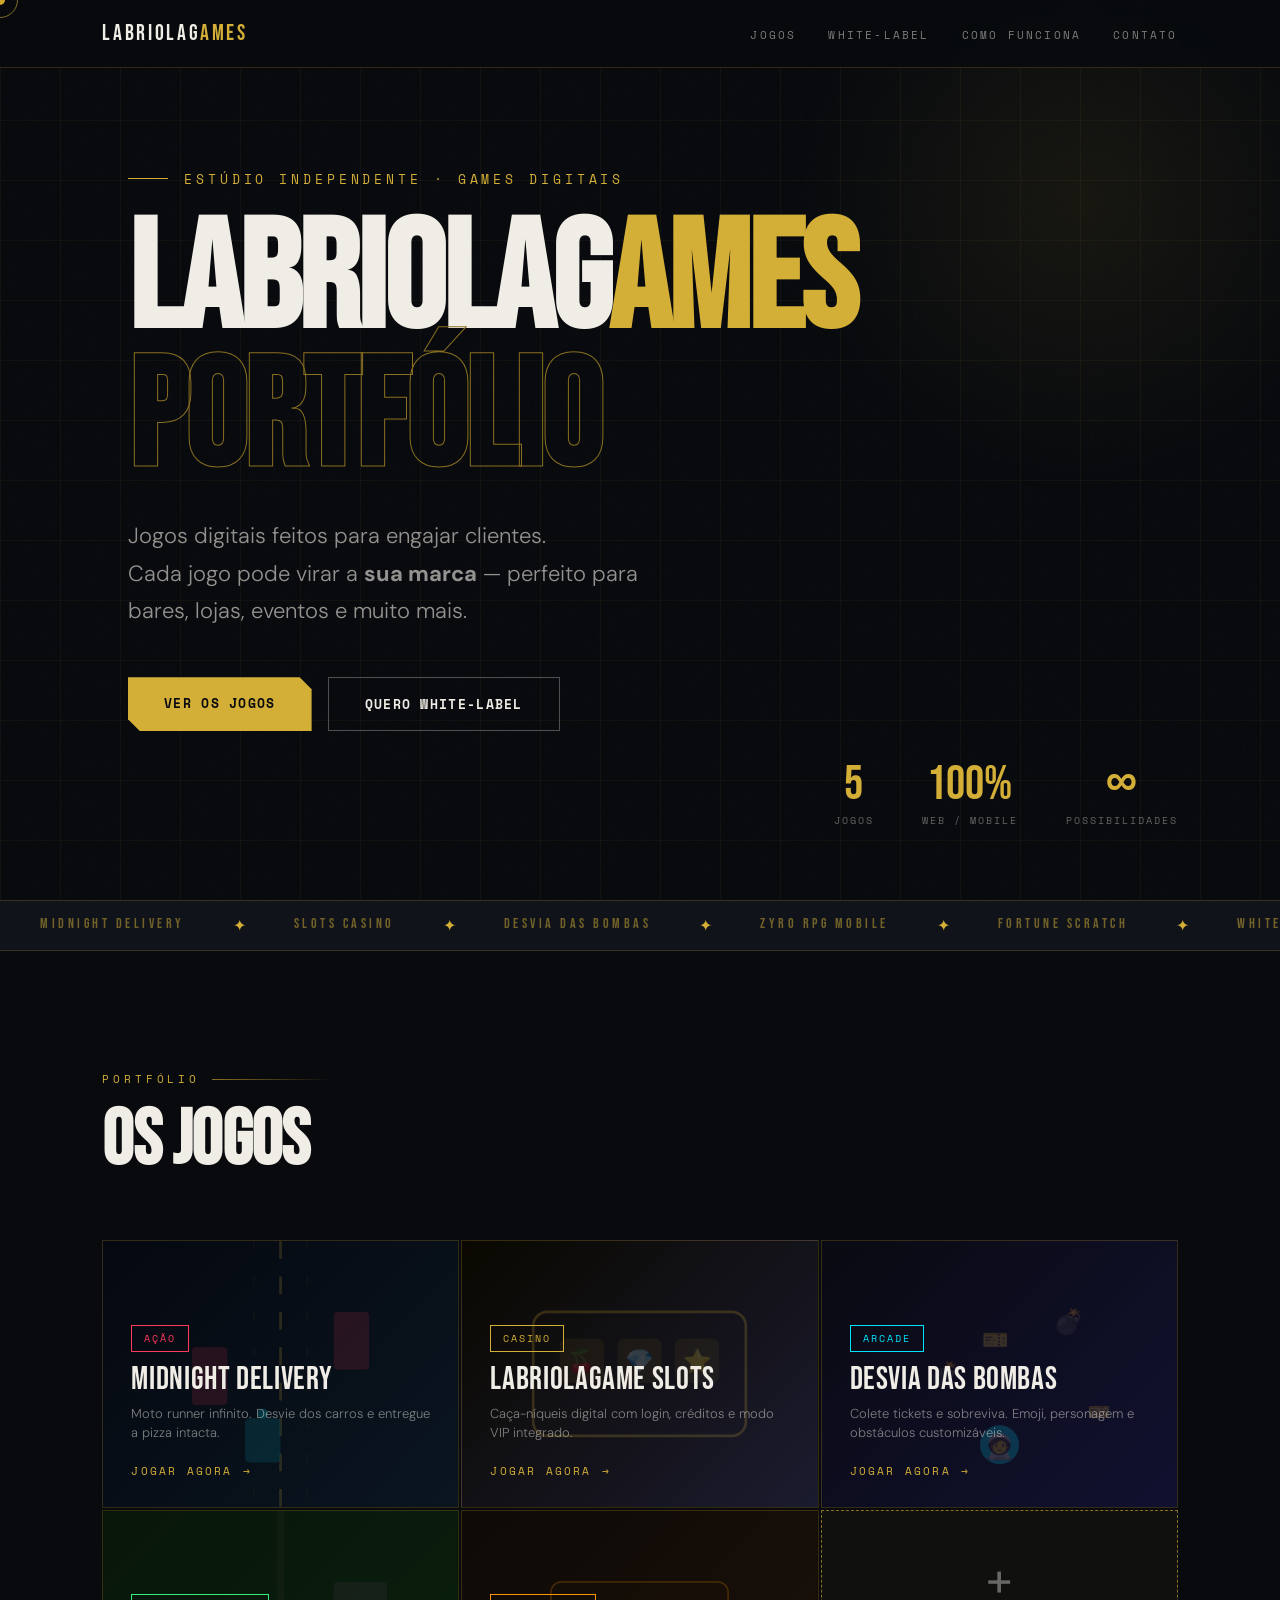
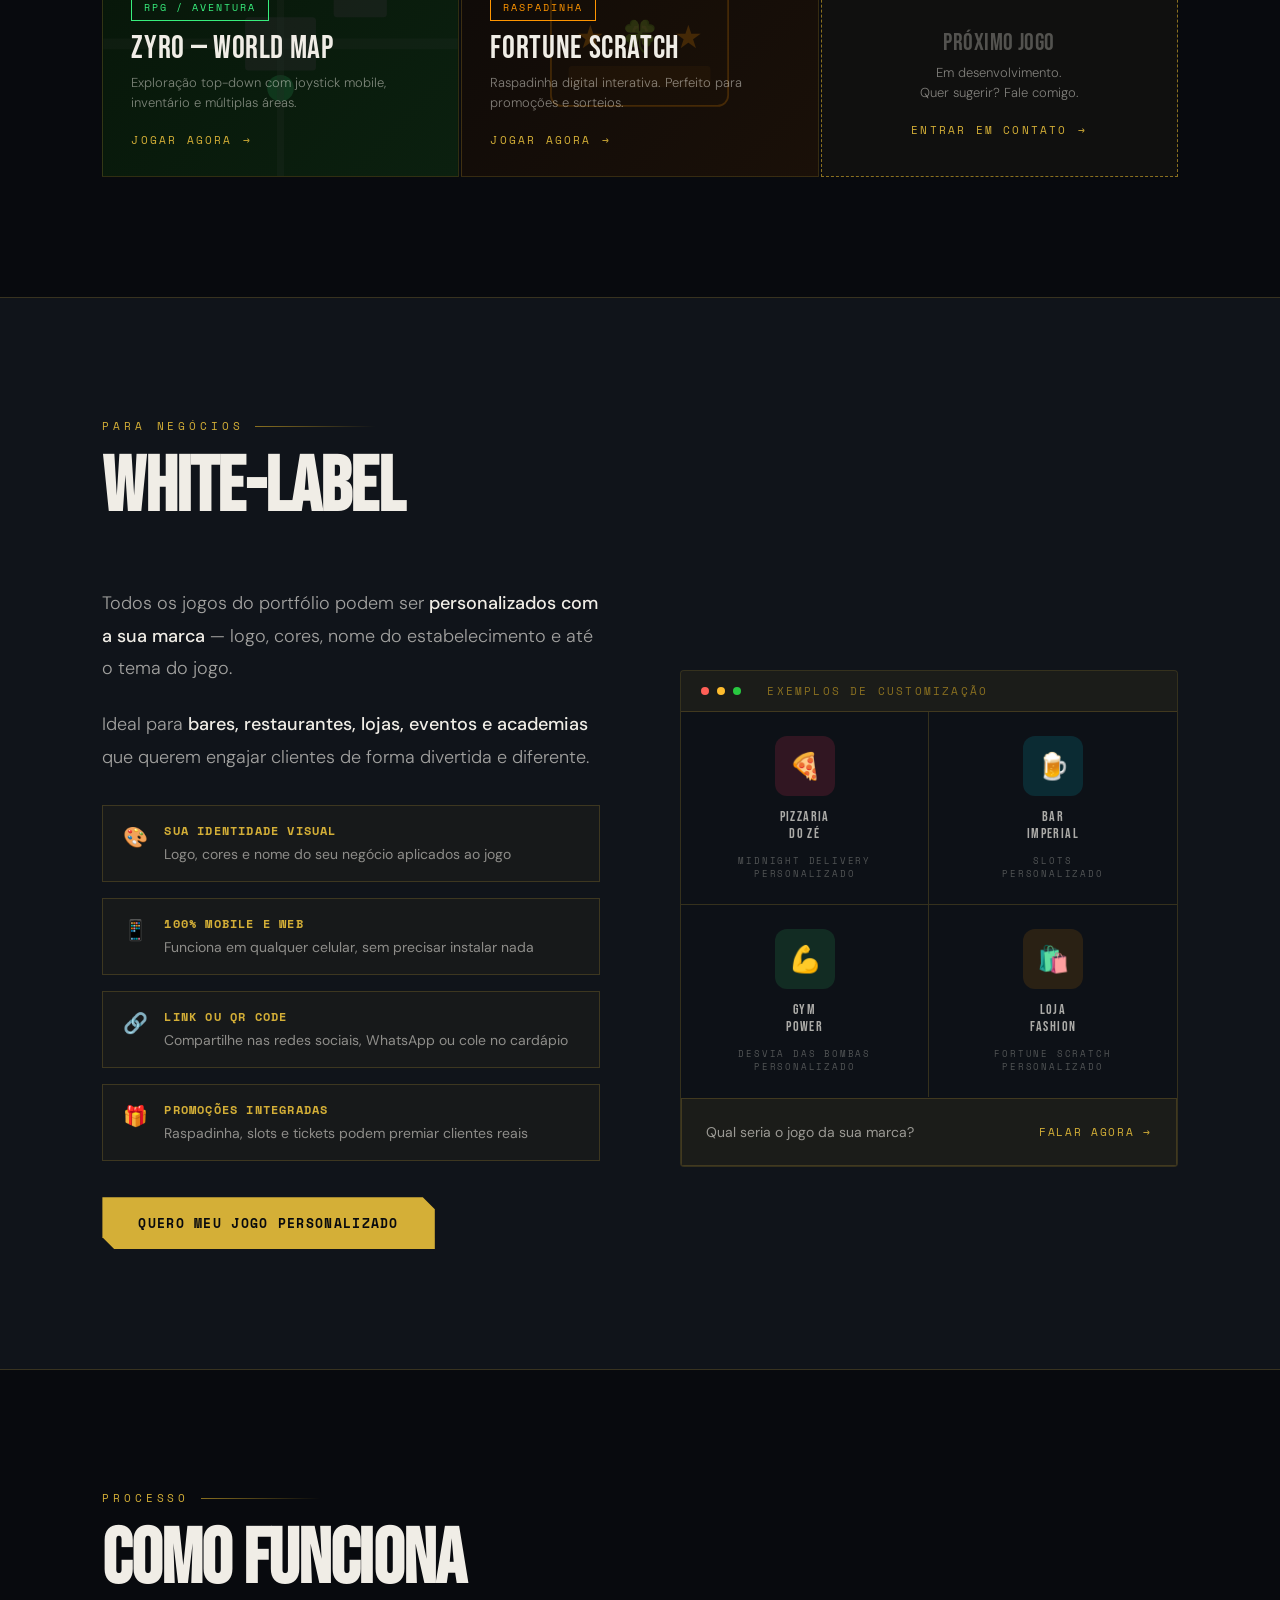
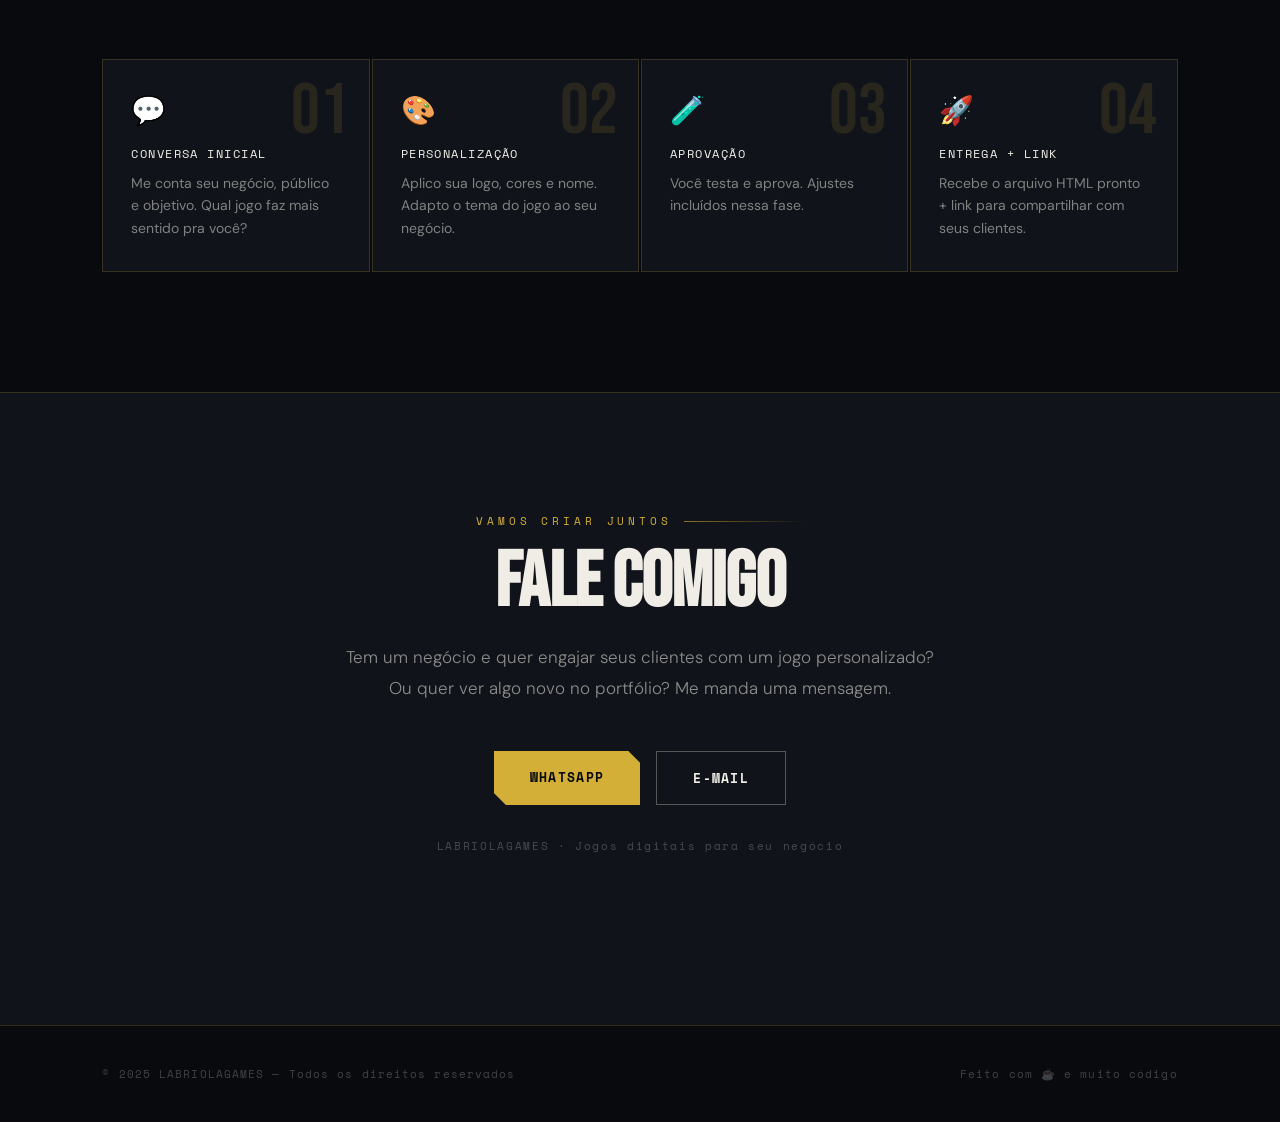
<file: portfolio-games.html>
<!DOCTYPE html>
<html lang="pt-BR">
<head>
<meta charset="UTF-8">
<meta name="viewport" content="width=device-width, initial-scale=1.0">
<title>LABRIOLAGAMES — Portfólio</title>
<link href="https://fonts.googleapis.com/css2?family=Bebas+Neue&family=DM+Sans:wght@300;400;500&family=Space+Mono:wght@400;700&display=swap" rel="stylesheet">
<style>
:root {
  --black: #080A0E;
  --white: #F0EDE6;
  --gold: #D4AF37;
  --gold-dim: #8A7020;
  --red: #FF3B5C;
  --cyan: #00E5FF;
  --green: #38EF7D;
  --surface: #10141A;
  --border: rgba(212,175,55,0.2);
}

*, *::before, *::after { box-sizing: border-box; margin: 0; padding: 0; }

html { scroll-behavior: smooth; }

body {
  background: var(--black);
  color: var(--white);
  font-family: 'DM Sans', sans-serif;
  overflow-x: hidden;
  cursor: none;
}

/* ── CURSOR ── */
#cursor {
  position: fixed; width: 10px; height: 10px;
  background: var(--gold); border-radius: 50%;
  pointer-events: none; z-index: 9999;
  transform: translate(-50%, -50%);
  transition: width 0.2s, height 0.2s, background 0.2s;
  mix-blend-mode: difference;
}
#cursor-ring {
  position: fixed; width: 36px; height: 36px;
  border: 1.5px solid var(--gold); border-radius: 50%;
  pointer-events: none; z-index: 9998;
  transform: translate(-50%, -50%);
  transition: all 0.12s ease-out;
  opacity: 0.6;
}

/* ── NOISE OVERLAY ── */
body::before {
  content: '';
  position: fixed; inset: 0;
  background-image: url("data:image/svg+xml,%3Csvg viewBox='0 0 256 256' xmlns='http://www.w3.org/2000/svg'%3E%3Cfilter id='noise'%3E%3CfeTurbulence type='fractalNoise' baseFrequency='0.9' numOctaves='4' stitchTiles='stitch'/%3E%3C/filter%3E%3Crect width='100%25' height='100%25' filter='url(%23noise)' opacity='0.04'/%3E%3C/svg%3E");
  pointer-events: none; z-index: 1; opacity: 0.3;
}

/* ── HERO ── */
#hero {
  position: relative; min-height: 100vh;
  display: flex; flex-direction: column;
  justify-content: center; align-items: flex-start;
  padding: 8vw 10vw;
  overflow: hidden;
}

.hero-bg-grid {
  position: absolute; inset: 0;
  background-image:
    linear-gradient(rgba(212,175,55,0.05) 1px, transparent 1px),
    linear-gradient(90deg, rgba(212,175,55,0.05) 1px, transparent 1px);
  background-size: 60px 60px;
  animation: gridDrift 30s linear infinite;
}
@keyframes gridDrift { from { transform: translateY(0); } to { transform: translateY(60px); } }

.hero-glow {
  position: absolute; width: 600px; height: 600px;
  border-radius: 50%;
  background: radial-gradient(circle, rgba(212,175,55,0.08) 0%, transparent 70%);
  right: -100px; top: -100px; pointer-events: none;
  animation: pulse 6s ease-in-out infinite;
}
@keyframes pulse { 0%,100% { transform: scale(1); opacity:0.6; } 50% { transform: scale(1.15); opacity:1; } }

.eyebrow {
  font-family: 'Space Mono', monospace;
  font-size: clamp(10px, 1.2vw, 13px);
  letter-spacing: 0.3em;
  color: var(--gold);
  text-transform: uppercase;
  margin-bottom: 24px;
  display: flex; align-items: center; gap: 16px;
}
.eyebrow::before {
  content: ''; display: block; width: 40px; height: 1px; background: var(--gold);
}

.hero-title {
  font-family: 'Bebas Neue', sans-serif;
  font-size: clamp(64px, 12vw, 160px);
  line-height: 0.9;
  letter-spacing: -0.02em;
  color: var(--white);
  position: relative;
}
.hero-title .accent { color: var(--gold); }
.hero-title .outline {
  -webkit-text-stroke: 1px var(--gold-dim);
  color: transparent;
}

.hero-subtitle {
  font-size: clamp(16px, 1.8vw, 22px);
  font-weight: 300;
  color: rgba(240,237,230,0.6);
  max-width: 520px;
  margin-top: 28px;
  line-height: 1.7;
}

.hero-cta {
  display: flex; gap: 16px; margin-top: 48px; flex-wrap: wrap;
}
.btn-primary {
  padding: 16px 36px;
  background: var(--gold);
  color: var(--black);
  font-family: 'Space Mono', monospace;
  font-size: 13px; font-weight: 700;
  letter-spacing: 0.1em; text-transform: uppercase;
  border: none; cursor: none; text-decoration: none;
  display: inline-block;
  clip-path: polygon(0 0, calc(100% - 12px) 0, 100% 12px, 100% 100%, 12px 100%, 0 calc(100% - 12px));
  transition: transform 0.2s, box-shadow 0.2s;
}
.btn-primary:hover { transform: translateY(-2px); box-shadow: 0 12px 40px rgba(212,175,55,0.3); }

.btn-secondary {
  padding: 16px 36px;
  background: transparent;
  color: var(--white);
  font-family: 'Space Mono', monospace;
  font-size: 13px; font-weight: 700;
  letter-spacing: 0.1em; text-transform: uppercase;
  border: 1px solid rgba(240,237,230,0.3);
  cursor: none; text-decoration: none; display: inline-block;
  transition: border-color 0.2s, color 0.2s;
}
.btn-secondary:hover { border-color: var(--gold); color: var(--gold); }

.hero-stats {
  position: absolute; right: 8vw; bottom: 8vh;
  display: flex; gap: 48px;
}
.stat-item { text-align: center; }
.stat-num {
  font-family: 'Bebas Neue', sans-serif;
  font-size: 48px; color: var(--gold); line-height: 1;
}
.stat-label {
  font-family: 'Space Mono', monospace;
  font-size: 10px; letter-spacing: 0.2em;
  color: rgba(240,237,230,0.4); text-transform: uppercase;
  margin-top: 4px;
}

/* ── SCROLLING MARQUEE ── */
.marquee-wrap {
  overflow: hidden; border-top: 1px solid var(--border); border-bottom: 1px solid var(--border);
  background: var(--surface); padding: 14px 0;
}
.marquee-track {
  display: flex; gap: 0; white-space: nowrap;
  animation: marquee 20s linear infinite;
}
@keyframes marquee { from { transform: translateX(0); } to { transform: translateX(-50%); } }
.marquee-item {
  font-family: 'Bebas Neue', sans-serif;
  font-size: 14px; letter-spacing: 0.25em;
  color: rgba(212,175,55,0.5); padding: 0 40px;
  text-transform: uppercase;
}
.marquee-dot { color: var(--gold); padding: 0 8px; }

/* ── SECTION COMMON ── */
section { position: relative; z-index: 2; }

.section-label {
  font-family: 'Space Mono', monospace;
  font-size: 11px; letter-spacing: 0.35em; text-transform: uppercase;
  color: var(--gold); margin-bottom: 16px;
  display: flex; align-items: center; gap: 12px;
}
.section-label::after {
  content: ''; flex: 1; height: 1px;
  background: linear-gradient(90deg, var(--gold-dim), transparent);
  max-width: 120px;
}

.section-title {
  font-family: 'Bebas Neue', sans-serif;
  font-size: clamp(40px, 6vw, 80px);
  line-height: 1; letter-spacing: -0.01em;
  color: var(--white);
}

/* ── GAMES GRID ── */
#games {
  padding: 120px 8vw;
}
.games-header { margin-bottom: 60px; }

.games-grid {
  display: grid;
  grid-template-columns: repeat(auto-fill, minmax(320px, 1fr));
  gap: 2px;
}

.game-card {
  position: relative;
  background: var(--surface);
  overflow: hidden;
  cursor: none;
  aspect-ratio: 4/3;
  border: 1px solid var(--border);
  transition: border-color 0.3s;
}
.game-card:hover { border-color: var(--gold); }

.game-card-inner {
  position: absolute; inset: 0;
  display: flex; flex-direction: column;
  justify-content: flex-end; padding: 28px;
}

/* Preview visual de cada jogo */
.game-preview {
  position: absolute; inset: 0;
  display: flex; justify-content: center; align-items: center;
  font-size: 72px; opacity: 0.12;
  transition: opacity 0.4s, transform 0.4s;
}
.game-card:hover .game-preview { opacity: 0.22; transform: scale(1.08); }

.game-preview-art {
  position: absolute; inset: 0;
  transition: transform 0.4s;
}
.game-card:hover .game-preview-art { transform: scale(1.04); }

/* Cores de cada card */
.card-moto   { background: linear-gradient(135deg, #080A0E 40%, #0A0D12); }
.card-slot   { background: linear-gradient(135deg, #0A0800 40%, #1b1b2f); }
.card-bomb   { background: linear-gradient(135deg, #0A0A0E 40%, #111122); }
.card-map    { background: linear-gradient(135deg, #060E08 40%, #0A1A0E); }
.card-scratch { background: linear-gradient(135deg, #0E0A08 40%, #1a1008); }

.game-tag {
  font-family: 'Space Mono', monospace;
  font-size: 10px; letter-spacing: 0.2em; text-transform: uppercase;
  padding: 5px 12px; border: 1px solid;
  display: inline-block; margin-bottom: 12px; width: fit-content;
}
.tag-action { color: var(--red); border-color: var(--red); }
.tag-casino { color: var(--gold); border-color: var(--gold); }
.tag-arcade { color: var(--cyan); border-color: var(--cyan); }
.tag-rpg    { color: var(--green); border-color: var(--green); }
.tag-scratch { color: #FF9500; border-color: #FF9500; }

.game-name {
  font-family: 'Bebas Neue', sans-serif;
  font-size: 32px; letter-spacing: 0.02em;
  color: var(--white); line-height: 1;
  margin-bottom: 8px;
}
.game-desc {
  font-size: 13px; font-weight: 300;
  color: rgba(240,237,230,0.5); line-height: 1.5;
  margin-bottom: 20px;
}

.game-play-btn {
  display: inline-flex; align-items: center; gap: 10px;
  font-family: 'Space Mono', monospace;
  font-size: 11px; letter-spacing: 0.2em; text-transform: uppercase;
  color: var(--gold); text-decoration: none;
  transition: gap 0.2s;
  cursor: none;
}
.game-play-btn::after { content: '→'; transition: transform 0.2s; }
.game-card:hover .game-play-btn { gap: 16px; }
.game-card:hover .game-play-btn::after { transform: translateX(4px); }

.game-overlay {
  position: absolute; inset: 0;
  background: rgba(212,175,55,0.04);
  opacity: 0; transition: opacity 0.3s;
}
.game-card:hover .game-overlay { opacity: 1; }

/* ── WHITE LABEL SECTION ── */
#whitelabel {
  padding: 120px 8vw;
  background: var(--surface);
  border-top: 1px solid var(--border);
  border-bottom: 1px solid var(--border);
}

.wl-layout {
  display: grid; grid-template-columns: 1fr 1fr;
  gap: 80px; align-items: center;
  margin-top: 60px;
}

@media (max-width: 900px) { .wl-layout { grid-template-columns: 1fr; gap: 48px; } }

.wl-text { }
.wl-text p {
  font-size: 18px; font-weight: 300; line-height: 1.8;
  color: rgba(240,237,230,0.65);
  margin-bottom: 24px;
}
.wl-text p strong { color: var(--white); font-weight: 500; }

.wl-bullets { margin-top: 32px; display: flex; flex-direction: column; gap: 16px; }
.wl-bullet {
  display: flex; align-items: flex-start; gap: 16px;
  padding: 16px 20px;
  border: 1px solid var(--border);
  background: rgba(212,175,55,0.03);
  transition: border-color 0.2s, background 0.2s;
}
.wl-bullet:hover { border-color: var(--gold); background: rgba(212,175,55,0.06); }
.wl-bullet-icon {
  font-size: 20px; flex-shrink: 0; margin-top: 2px;
}
.wl-bullet-text strong {
  display: block; font-family: 'Space Mono', monospace;
  font-size: 12px; letter-spacing: 0.1em; text-transform: uppercase;
  color: var(--gold); margin-bottom: 4px;
}
.wl-bullet-text span {
  font-size: 14px; color: rgba(240,237,230,0.55); line-height: 1.5;
}

/* MOCKUP WHITE LABEL */
.wl-mockup {
  position: relative;
}
.brand-switcher {
  background: #0D1117;
  border: 1px solid var(--border);
  border-radius: 4px;
  overflow: hidden;
}
.brand-switcher-header {
  background: rgba(212,175,55,0.07);
  border-bottom: 1px solid var(--border);
  padding: 12px 20px;
  font-family: 'Space Mono', monospace;
  font-size: 11px; letter-spacing: 0.2em; text-transform: uppercase;
  color: var(--gold-dim);
  display: flex; align-items: center; gap: 8px;
}
.dot { width: 8px; height: 8px; border-radius: 50%; }
.dot-r { background: #FF5F57; }
.dot-y { background: #FEBC2E; }
.dot-g { background: #28C840; }

.brand-examples {
  display: grid; grid-template-columns: 1fr 1fr;
  gap: 1px; background: var(--border);
}
.brand-ex {
  padding: 24px 20px;
  display: flex; flex-direction: column; align-items: center; gap: 12px;
  cursor: none; transition: background 0.2s;
  background: #0D1117;
}
.brand-ex:hover { background: rgba(212,175,55,0.05); }
.brand-badge {
  width: 60px; height: 60px; border-radius: 12px;
  display: flex; align-items: center; justify-content: center;
  font-size: 26px;
}
.brand-name-mock {
  font-family: 'Bebas Neue', sans-serif;
  font-size: 14px; letter-spacing: 0.1em;
  text-align: center; color: rgba(240,237,230,0.7);
}
.brand-tag-mock {
  font-family: 'Space Mono', monospace;
  font-size: 9px; letter-spacing: 0.2em; text-transform: uppercase;
  color: rgba(240,237,230,0.3);
  text-align: center;
}

.wl-cta-box {
  background: rgba(212,175,55,0.07);
  border: 1px solid var(--border);
  padding: 24px;
  margin-top: 1px;
  display: flex; align-items: center; justify-content: space-between;
  gap: 16px;
}
.wl-cta-box span {
  font-size: 14px; color: rgba(240,237,230,0.6);
}
.wl-cta-box a {
  font-family: 'Space Mono', monospace; font-size: 11px;
  letter-spacing: 0.15em; text-transform: uppercase;
  color: var(--gold); text-decoration: none; white-space: nowrap;
}

/* ── HOW IT WORKS ── */
#como {
  padding: 120px 8vw;
}
.steps {
  display: grid;
  grid-template-columns: repeat(auto-fill, minmax(220px, 1fr));
  gap: 2px; margin-top: 60px;
}
.step {
  padding: 32px 28px;
  border: 1px solid var(--border);
  background: var(--surface);
  position: relative;
  transition: border-color 0.3s;
}
.step:hover { border-color: var(--gold); }
.step-num {
  font-family: 'Bebas Neue', sans-serif;
  font-size: 72px; line-height: 1;
  color: rgba(212,175,55,0.12);
  position: absolute; top: 16px; right: 20px;
}
.step-icon { font-size: 28px; margin-bottom: 16px; }
.step-title {
  font-family: 'Space Mono', monospace;
  font-size: 12px; letter-spacing: 0.12em; text-transform: uppercase;
  color: var(--white); margin-bottom: 10px;
}
.step-text { font-size: 14px; color: rgba(240,237,230,0.5); line-height: 1.6; }

/* ── CONTATO ── */
#contato {
  padding: 120px 8vw;
  background: var(--surface);
  border-top: 1px solid var(--border);
  text-align: center;
}
.contact-inner { max-width: 640px; margin: 0 auto; }
.contact-inner .section-title { margin-bottom: 20px; }
.contact-inner p {
  font-size: 17px; font-weight: 300;
  color: rgba(240,237,230,0.55); line-height: 1.8;
  margin-bottom: 48px;
}
.contact-btns { display: flex; gap: 16px; justify-content: center; flex-wrap: wrap; }

/* ── NAV ── */
nav {
  position: fixed; top: 0; left: 0; right: 0;
  z-index: 500;
  display: flex; justify-content: space-between; align-items: center;
  padding: 20px 8vw;
  background: rgba(8,10,14,0.85);
  backdrop-filter: blur(12px);
  border-bottom: 1px solid var(--border);
}
.nav-logo {
  font-family: 'Bebas Neue', sans-serif;
  font-size: 22px; letter-spacing: 0.12em;
  color: var(--white);
}
.nav-logo span { color: var(--gold); }
.nav-links {
  display: flex; gap: 32px; list-style: none;
}
.nav-links a {
  font-family: 'Space Mono', monospace;
  font-size: 11px; letter-spacing: 0.2em; text-transform: uppercase;
  color: rgba(240,237,230,0.5); text-decoration: none;
  transition: color 0.2s;
  cursor: none;
}
.nav-links a:hover { color: var(--gold); }

@media (max-width: 600px) { .nav-links { display: none; } }

/* ── FOOTER ── */
footer {
  padding: 40px 8vw;
  border-top: 1px solid var(--border);
  display: flex; justify-content: space-between; align-items: center;
  flex-wrap: wrap; gap: 16px;
}
footer p {
  font-family: 'Space Mono', monospace;
  font-size: 11px; color: rgba(240,237,230,0.25);
  letter-spacing: 0.1em;
}

/* Anim entrada */
.reveal {
  opacity: 0; transform: translateY(32px);
  transition: opacity 0.7s ease, transform 0.7s ease;
}
.reveal.visible { opacity: 1; transform: translateY(0); }
</style>
</head>
<body>

<div id="cursor"></div>
<div id="cursor-ring"></div>

<!-- NAV -->
<nav>
  <div class="nav-logo">LABRIOLAG<span>AMES</span></div>
  <ul class="nav-links">
    <li><a href="#games">Jogos</a></li>
    <li><a href="#whitelabel">White-Label</a></li>
    <li><a href="#como">Como Funciona</a></li>
    <li><a href="#contato">Contato</a></li>
  </ul>
</nav>

<!-- HERO -->
<section id="hero">
  <div class="hero-bg-grid"></div>
  <div class="hero-glow"></div>

  <div class="eyebrow">Estúdio independente · Games digitais</div>

  <h1 class="hero-title">
    LABRIOLAG<span class="accent">AMES</span><br>
    <span class="outline">PORTFÓLIO</span>
  </h1>

  <p class="hero-subtitle">
    Jogos digitais feitos para engajar clientes.<br>
    Cada jogo pode virar a <strong>sua marca</strong> —
    perfeito para bares, lojas, eventos e muito mais.
  </p>

  <div class="hero-cta">
    <a href="#games" class="btn-primary">Ver os Jogos</a>
    <a href="#whitelabel" class="btn-secondary">Quero White-Label</a>
  </div>

  <div class="hero-stats">
    <div class="stat-item">
      <div class="stat-num" id="count-games">5</div>
      <div class="stat-label">Jogos</div>
    </div>
    <div class="stat-item">
      <div class="stat-num">100%</div>
      <div class="stat-label">Web / Mobile</div>
    </div>
    <div class="stat-item">
      <div class="stat-num">∞</div>
      <div class="stat-label">Possibilidades</div>
    </div>
  </div>
</section>

<!-- MARQUEE -->
<div class="marquee-wrap">
  <div class="marquee-track" id="marqueeTrack">
    <span class="marquee-item">Midnight Delivery</span><span class="marquee-dot">✦</span>
    <span class="marquee-item">Slots Casino</span><span class="marquee-dot">✦</span>
    <span class="marquee-item">Desvia das Bombas</span><span class="marquee-dot">✦</span>
    <span class="marquee-item">ZYRO RPG Mobile</span><span class="marquee-dot">✦</span>
    <span class="marquee-item">Fortune Scratch</span><span class="marquee-dot">✦</span>
    <span class="marquee-item">White-Label Games</span><span class="marquee-dot">✦</span>
    <span class="marquee-item">Engajamento Digital</span><span class="marquee-dot">✦</span>
    <span class="marquee-item">Midnight Delivery</span><span class="marquee-dot">✦</span>
    <span class="marquee-item">Slots Casino</span><span class="marquee-dot">✦</span>
    <span class="marquee-item">Desvia das Bombas</span><span class="marquee-dot">✦</span>
    <span class="marquee-item">ZYRO RPG Mobile</span><span class="marquee-dot">✦</span>
    <span class="marquee-item">Fortune Scratch</span><span class="marquee-dot">✦</span>
    <span class="marquee-item">White-Label Games</span><span class="marquee-dot">✦</span>
    <span class="marquee-item">Engajamento Digital</span><span class="marquee-dot">✦</span>
  </div>
</div>

<!-- GAMES -->
<section id="games">
  <div class="games-header reveal">
    <div class="section-label">Portfólio</div>
    <h2 class="section-title">OS JOGOS</h2>
  </div>

  <div class="games-grid">

    <!-- Midnight Delivery -->
    <div class="game-card card-moto reveal">
      <div class="game-preview-art" style="background: linear-gradient(135deg, #050810 0%, #0A1520 100%);">
        <svg style="position:absolute;inset:0;width:100%;height:100%;opacity:0.18" viewBox="0 0 400 300" fill="none">
          <line x1="200" y1="0" x2="200" y2="300" stroke="#D4AF37" stroke-width="3" stroke-dasharray="20 20"/>
          <line x1="170" y1="0" x2="170" y2="300" stroke="#D4AF37" stroke-width="1" stroke-dasharray="10 30" opacity="0.4"/>
          <line x1="230" y1="0" x2="230" y2="300" stroke="#D4AF37" stroke-width="1" stroke-dasharray="10 30" opacity="0.4"/>
          <rect x="160" y="200" width="40" height="50" rx="5" fill="#00E5FF" opacity="0.6"/>
          <circle cx="180" cy="195" r="6" fill="#00E5FF"/>
          <rect x="100" y="120" width="40" height="65" rx="4" fill="#FF3B5C" opacity="0.7"/>
          <rect x="260" y="80" width="40" height="65" rx="4" fill="#FF3B5C" opacity="0.7"/>
        </svg>
      </div>
      <div class="game-overlay"></div>
      <div class="game-card-inner">
        <span class="game-tag tag-action">Ação</span>
        <div class="game-name">MIDNIGHT DELIVERY</div>
        <p class="game-desc">Moto runner infinito. Desvie dos carros e entregue a pizza intacta.</p>
        <a href="Motogame1.html" class="game-play-btn">Jogar agora</a>
      </div>
    </div>

    <!-- Slots -->
    <div class="game-card card-slot reveal">
      <div class="game-preview-art" style="background: linear-gradient(135deg, #0A0800 0%, #1b1b2f 100%);">
        <svg style="position:absolute;inset:0;width:100%;height:100%;opacity:0.2" viewBox="0 0 400 300" fill="none">
          <rect x="80" y="80" width="240" height="140" rx="16" stroke="#D4AF37" stroke-width="3"/>
          <rect x="110" y="110" width="50" height="50" rx="8" fill="#D4AF37" opacity="0.3"/>
          <rect x="175" y="110" width="50" height="50" rx="8" fill="#D4AF37" opacity="0.3"/>
          <rect x="240" y="110" width="50" height="50" rx="8" fill="#D4AF37" opacity="0.3"/>
          <text x="135" y="144" font-size="26" text-anchor="middle" fill="#D4AF37">🍒</text>
          <text x="200" y="144" font-size="26" text-anchor="middle" fill="#D4AF37">💎</text>
          <text x="265" y="144" font-size="26" text-anchor="middle" fill="#D4AF37">⭐</text>
        </svg>
      </div>
      <div class="game-overlay"></div>
      <div class="game-card-inner">
        <span class="game-tag tag-casino">Casino</span>
        <div class="game-name">LABRIOLAGAME SLOTS</div>
        <p class="game-desc">Caça-níqueis digital com login, créditos e modo VIP integrado.</p>
        <a href="_SLOT_Ajustes.html" class="game-play-btn">Jogar agora</a>
      </div>
    </div>

    <!-- Desvia das Bombas -->
    <div class="game-card card-bomb reveal">
      <div class="game-preview-art" style="background: linear-gradient(135deg, #0A0A12 0%, #111130 100%);">
        <svg style="position:absolute;inset:0;width:100%;height:100%;opacity:0.18" viewBox="0 0 400 300" fill="none">
          <circle cx="200" cy="230" r="22" fill="#00E5FF"/>
          <text x="200" y="242" font-size="28" text-anchor="middle" fill="#fff">🧑‍🚀</text>
          <text x="120" y="160" font-size="28" fill="#FF3B5C">💣</text>
          <text x="260" y="100" font-size="28" fill="#FF3B5C">💣</text>
          <text x="180" y="120" font-size="24" fill="#38EF7D">🎫</text>
          <text x="300" y="200" font-size="20" fill="#38EF7D">🎫</text>
        </svg>
      </div>
      <div class="game-overlay"></div>
      <div class="game-card-inner">
        <span class="game-tag tag-arcade">Arcade</span>
        <div class="game-name">DESVIA DAS BOMBAS</div>
        <p class="game-desc">Colete tickets e sobreviva. Emoji, personagem e obstáculos customizáveis.</p>
        <a href="emoji_game_touch.html" class="game-play-btn">Jogar agora</a>
      </div>
    </div>

    <!-- ZYRO Map -->
    <div class="game-card card-map reveal">
      <div class="game-preview-art" style="background: linear-gradient(135deg, #061008 0%, #0A1A0E 100%);">
        <svg style="position:absolute;inset:0;width:100%;height:100%;opacity:0.18" viewBox="0 0 400 300" fill="none">
          <rect x="0" y="0" width="400" height="300" fill="#228822" opacity="0.3"/>
          <rect x="160" y="120" width="80" height="60" fill="#555" rx="4"/>
          <rect x="260" y="80" width="60" height="40" fill="#555" rx="4"/>
          <circle cx="200" cy="200" r="15" fill="#38EF7D" opacity="0.8"/>
          <line x1="0" y1="150" x2="400" y2="150" stroke="#888" stroke-width="12" opacity="0.3"/>
          <line x1="200" y1="0" x2="200" y2="300" stroke="#888" stroke-width="8" opacity="0.3"/>
        </svg>
      </div>
      <div class="game-overlay"></div>
      <div class="game-card-inner">
        <span class="game-tag tag-rpg">RPG / Aventura</span>
        <div class="game-name">ZYRO — WORLD MAP</div>
        <p class="game-desc">Exploração top-down com joystick mobile, inventário e múltiplas áreas.</p>
        <a href="Mapabetagame02_.html" class="game-play-btn">Jogar agora</a>
      </div>
    </div>

    <!-- Fortune Scratch -->
    <div class="game-card card-scratch reveal" style="grid-column: span 1;">
      <div class="game-preview-art" style="background: linear-gradient(135deg, #0E0A08 0%, #1a1008 100%);">
        <svg style="position:absolute;inset:0;width:100%;height:100%;opacity:0.2" viewBox="0 0 400 300" fill="none">
          <rect x="100" y="80" width="200" height="140" rx="12" stroke="#FF9500" stroke-width="2" fill="rgba(255,149,0,0.06)"/>
          <text x="200" y="155" font-size="36" text-anchor="middle" fill="#FF9500">🍀</text>
          <text x="145" y="155" font-size="36" text-anchor="middle" fill="#FF9500">★</text>
          <text x="255" y="155" font-size="36" text-anchor="middle" fill="#FF9500">★</text>
          <rect x="120" y="175" width="160" height="24" rx="4" fill="#FF9500" opacity="0.2"/>
        </svg>
      </div>
      <div class="game-overlay"></div>
      <div class="game-card-inner">
        <span class="game-tag tag-scratch">Raspadinha</span>
        <div class="game-name">FORTUNE SCRATCH</div>
        <p class="game-desc">Raspadinha digital interativa. Perfeito para promoções e sorteios.</p>
        <a href="fortune-scratch.html" class="game-play-btn">Jogar agora</a>
      </div>
    </div>

    <!-- CTA Card -->
    <div class="game-card reveal" style="background: rgba(212,175,55,0.04); border: 1px dashed var(--gold-dim);">
      <div class="game-card-inner" style="justify-content: center; align-items: center; text-align: center;">
        <div style="font-size:48px; margin-bottom: 20px; opacity: 0.4;">+</div>
        <div class="game-name" style="font-size:24px; color: rgba(240,237,230,0.3);">PRÓXIMO JOGO</div>
        <p class="game-desc" style="text-align:center">Em desenvolvimento.<br>Quer sugerir? Fale comigo.</p>
        <a href="#contato" class="game-play-btn" style="justify-content:center">Entrar em contato</a>
      </div>
    </div>

  </div>
</section>

<!-- WHITE LABEL -->
<section id="whitelabel">
  <div class="reveal">
    <div class="section-label">Para Negócios</div>
    <h2 class="section-title">WHITE-LABEL</h2>
  </div>

  <div class="wl-layout">
    <div class="wl-text reveal">
      <p>
        Todos os jogos do portfólio podem ser <strong>personalizados com a sua marca</strong> —
        logo, cores, nome do estabelecimento e até o tema do jogo.
      </p>
      <p>
        Ideal para <strong>bares, restaurantes, lojas, eventos e academias</strong> que querem
        engajar clientes de forma divertida e diferente.
      </p>

      <div class="wl-bullets">
        <div class="wl-bullet">
          <div class="wl-bullet-icon">🎨</div>
          <div class="wl-bullet-text">
            <strong>Sua identidade visual</strong>
            <span>Logo, cores e nome do seu negócio aplicados ao jogo</span>
          </div>
        </div>
        <div class="wl-bullet">
          <div class="wl-bullet-icon">📱</div>
          <div class="wl-bullet-text">
            <strong>100% mobile e web</strong>
            <span>Funciona em qualquer celular, sem precisar instalar nada</span>
          </div>
        </div>
        <div class="wl-bullet">
          <div class="wl-bullet-icon">🔗</div>
          <div class="wl-bullet-text">
            <strong>Link ou QR Code</strong>
            <span>Compartilhe nas redes sociais, WhatsApp ou cole no cardápio</span>
          </div>
        </div>
        <div class="wl-bullet">
          <div class="wl-bullet-icon">🎁</div>
          <div class="wl-bullet-text">
            <strong>Promoções integradas</strong>
            <span>Raspadinha, slots e tickets podem premiar clientes reais</span>
          </div>
        </div>
      </div>

      <div style="margin-top: 36px;">
        <a href="#contato" class="btn-primary">Quero meu jogo personalizado</a>
      </div>
    </div>

    <!-- MOCKUP -->
    <div class="wl-mockup reveal">
      <div class="brand-switcher">
        <div class="brand-switcher-header">
          <span class="dot dot-r"></span>
          <span class="dot dot-y"></span>
          <span class="dot dot-g"></span>
          &nbsp; Exemplos de customização
        </div>
        <div class="brand-examples">
          <div class="brand-ex">
            <div class="brand-badge" style="background:rgba(255,59,92,0.15);">🍕</div>
            <div class="brand-name-mock">PIZZARIA<br>DO ZÉ</div>
            <div class="brand-tag-mock">Midnight Delivery<br>personalizado</div>
          </div>
          <div class="brand-ex">
            <div class="brand-badge" style="background:rgba(0,229,255,0.12);">🍺</div>
            <div class="brand-name-mock">BAR<br>IMPERIAL</div>
            <div class="brand-tag-mock">Slots<br>personalizado</div>
          </div>
          <div class="brand-ex">
            <div class="brand-badge" style="background:rgba(56,239,125,0.12);">💪</div>
            <div class="brand-name-mock">GYM<br>POWER</div>
            <div class="brand-tag-mock">Desvia das Bombas<br>personalizado</div>
          </div>
          <div class="brand-ex">
            <div class="brand-badge" style="background:rgba(255,149,0,0.12);">🛍️</div>
            <div class="brand-name-mock">LOJA<br>FASHION</div>
            <div class="brand-tag-mock">Fortune Scratch<br>personalizado</div>
          </div>
        </div>
        <div class="wl-cta-box">
          <span>Qual seria o jogo da sua marca?</span>
          <a href="#contato">Falar agora →</a>
        </div>
      </div>
    </div>
  </div>
</section>

<!-- COMO FUNCIONA -->
<section id="como">
  <div class="reveal">
    <div class="section-label">Processo</div>
    <h2 class="section-title">COMO FUNCIONA</h2>
  </div>

  <div class="steps">
    <div class="step reveal">
      <div class="step-num">01</div>
      <div class="step-icon">💬</div>
      <div class="step-title">Conversa inicial</div>
      <p class="step-text">Me conta seu negócio, público e objetivo. Qual jogo faz mais sentido pra você?</p>
    </div>
    <div class="step reveal">
      <div class="step-num">02</div>
      <div class="step-icon">🎨</div>
      <div class="step-title">Personalização</div>
      <p class="step-text">Aplico sua logo, cores e nome. Adapto o tema do jogo ao seu negócio.</p>
    </div>
    <div class="step reveal">
      <div class="step-num">03</div>
      <div class="step-icon">🧪</div>
      <div class="step-title">Aprovação</div>
      <p class="step-text">Você testa e aprova. Ajustes incluídos nessa fase.</p>
    </div>
    <div class="step reveal">
      <div class="step-num">04</div>
      <div class="step-icon">🚀</div>
      <div class="step-title">Entrega + Link</div>
      <p class="step-text">Recebe o arquivo HTML pronto + link para compartilhar com seus clientes.</p>
    </div>
  </div>
</section>

<!-- CONTATO -->
<section id="contato">
  <div class="contact-inner reveal">
    <div class="section-label" style="justify-content:center">Vamos criar juntos</div>
    <h2 class="section-title">FALE COMIGO</h2>
    <p>
      Tem um negócio e quer engajar seus clientes com um jogo personalizado?<br>
      Ou quer ver algo novo no portfólio? Me manda uma mensagem.
    </p>
    <div class="contact-btns">
      <a href="https://wa.me/55SEUNUMERO" class="btn-primary" target="_blank">WhatsApp</a>
      <a href="mailto:seuemail@email.com" class="btn-secondary">E-mail</a>
    </div>
    <p style="margin-top:32px; font-family:'Space Mono',monospace; font-size:11px; color:rgba(240,237,230,0.25); letter-spacing:0.15em;">
      LABRIOLAGAMES · Jogos digitais para seu negócio
    </p>
  </div>
</section>

<footer>
  <p>© 2025 LABRIOLAGAMES — Todos os direitos reservados</p>
  <p>Feito com ☕ e muito código</p>
</footer>

<script>
// Cursor
const cursor = document.getElementById('cursor');
const ring = document.getElementById('cursor-ring');
let mx=0, my=0, rx=0, ry=0;
document.addEventListener('mousemove', e => { mx=e.clientX; my=e.clientY; cursor.style.left=mx+'px'; cursor.style.top=my+'px'; });
function animRing(){
  rx += (mx-rx)*0.14; ry += (my-ry)*0.14;
  ring.style.left=rx+'px'; ring.style.top=ry+'px';
  requestAnimationFrame(animRing);
}
animRing();
document.querySelectorAll('a,button,.game-card,.wl-bullet,.step,.brand-ex').forEach(el=>{
  el.addEventListener('mouseenter',()=>{ cursor.style.width='18px'; cursor.style.height='18px'; ring.style.width='52px'; ring.style.height='52px'; ring.style.borderColor='var(--gold)'; });
  el.addEventListener('mouseleave',()=>{ cursor.style.width='10px'; cursor.style.height='10px'; ring.style.width='36px'; ring.style.height='36px'; ring.style.borderColor='var(--gold)'; });
});

// Scroll reveal
const obs = new IntersectionObserver((entries)=>{
  entries.forEach(e=>{ if(e.isIntersecting){ e.target.classList.add('visible'); } });
},{threshold:0.1});
document.querySelectorAll('.reveal').forEach(el=>obs.observe(el));

// Smooth nav scroll
document.querySelectorAll('a[href^="#"]').forEach(a=>{
  a.addEventListener('click',e=>{
    e.preventDefault();
    const t = document.querySelector(a.getAttribute('href'));
    if(t) t.scrollIntoView({behavior:'smooth'});
  });
});
</script>
</body>
</html>
</file>
